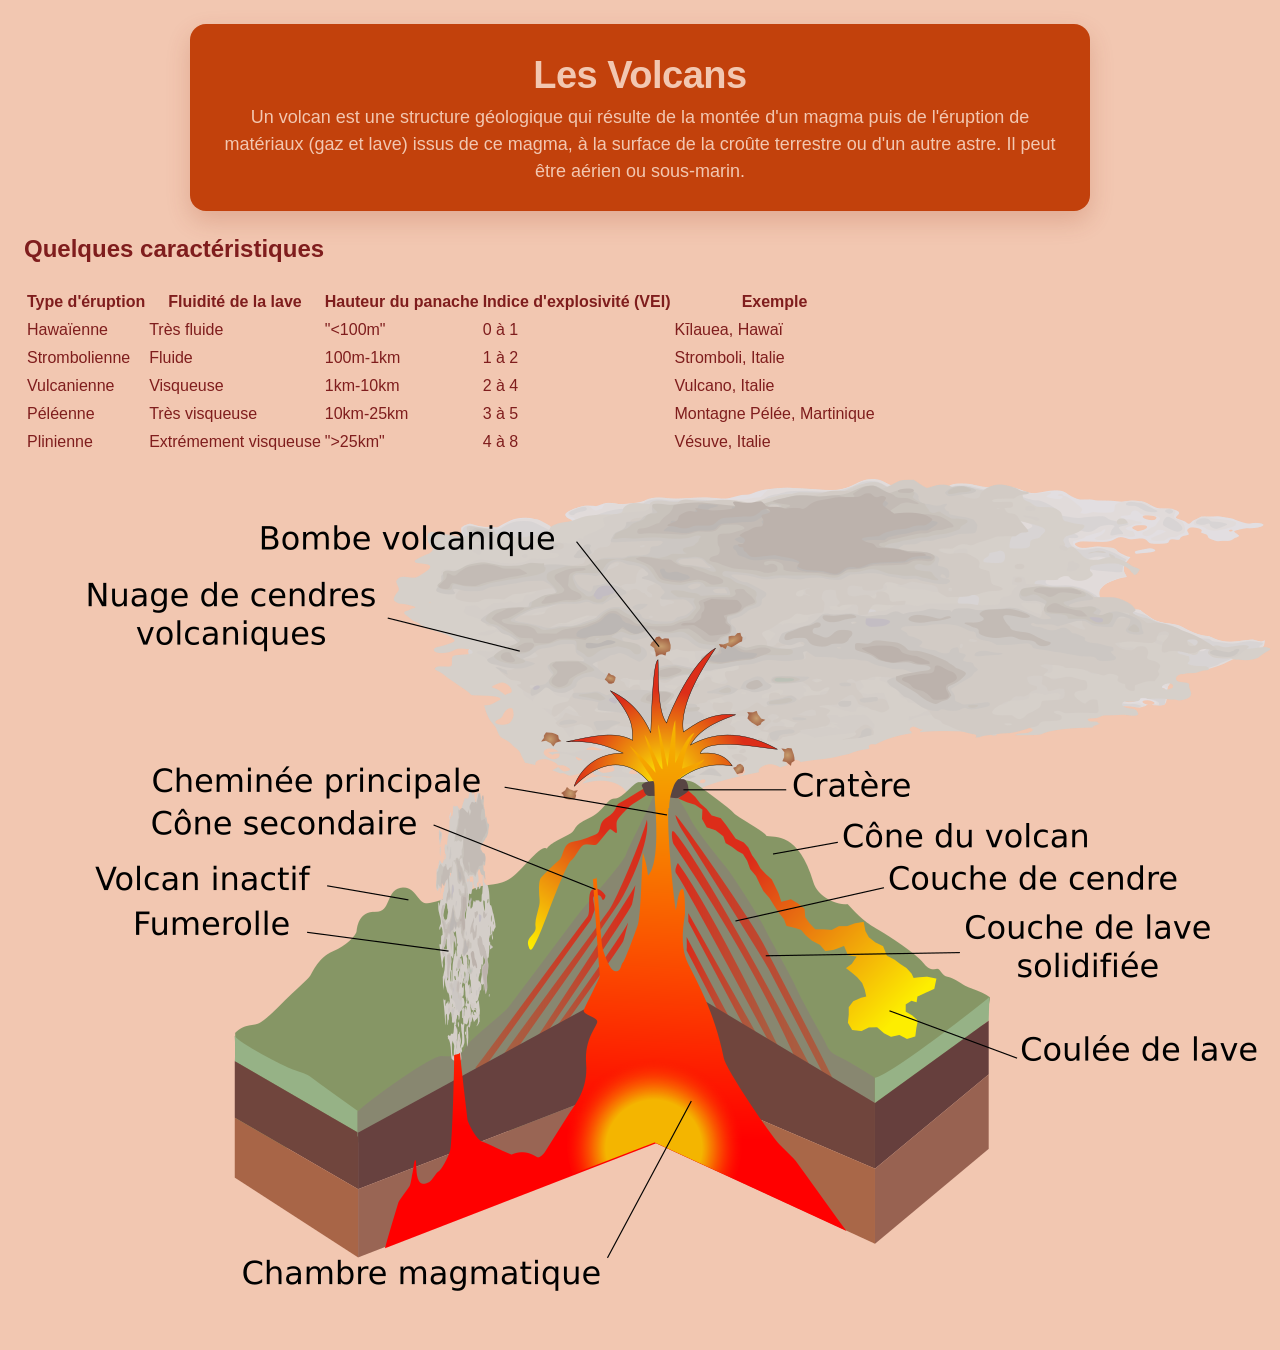
<file: index.html>
<!doctype html>
<html lang="fr">
<head>
    <meta charset="utf-8">
    <title>Les Volcans</title>
	<link rel="stylesheet" href="style.css" />
</head>
<body>
<div class="page1">
    <header>
        <h1 class="titre">Les Volcans</h1>
        <p class="paragraphe1">Un volcan est une structure géologique qui résulte de la montée d'un magma puis de l'éruption de matériaux (gaz et lave) issus de ce magma, à la surface de la croûte terrestre ou d'un autre astre. Il peut être aérien ou sous-marin.</p>
    </header>
</div>
<div class="tableau_comparaisons">
    <h2>Quelques caractéristiques</h2>
    <table>
        <thead>
            <tr>
                <th>Type d'éruption</th>
                <th>Fluidité de la lave</th>
                <th>Hauteur du panache</th>
				<th>Indice d'explosivité (VEI)</th>
				<th>Exemple</th>
            </tr>
        </thead>
        <tbody>
            <tr>
                <td>Hawaïenne</td>
                <td>Très fluide</td>
                <td>"<100m"</td>
				<td>0 à 1</td>
				<td>Kīlauea, Hawaï</td>
            </tr>
            <tr>
                <td>Strombolienne</td>
                <td>Fluide</td>
                <td>100m-1km</td>
				<td>1 à 2</td>
				<td>Stromboli, Italie</td>
            </tr>
            <tr>
                <td>Vulcanienne</td>
                <td>Visqueuse</td>
                <td>1km-10km</td>
				<td>2 à 4</td>
				<td>Vulcano, Italie</td>
            </tr>
            <tr>
                <td>Péléenne</td>
                <td>Très visqueuse</td>
                <td>10km-25km</td>
				<td>3 à 5</td>
				<td>Montagne Pélée, Martinique</td>
            </tr>
			 <tr>
                <td>Plinienne</td>
                <td>Extrémement visqueuse</td>
                <td>">25km"</td>
				<td>4 à 8</td>
				<td>Vésuve, Italie</td>
            </tr>
        </tbody>
    </table>
</div>
<div class="image volcan">
	<img src="Structure_volcano-fr.svg.webp" alt="image de volcan" usemap="#volcano">
	<map name="volcano">
	<area shape="poly" coords="389, 737,368, 784,632, 681,804, 765,701, 627,658, 515,570, 546,571, 584,563, 627,527, 701,452, 692" href="chambre magmatique.html">
</div>
</body>
</html>
</file>
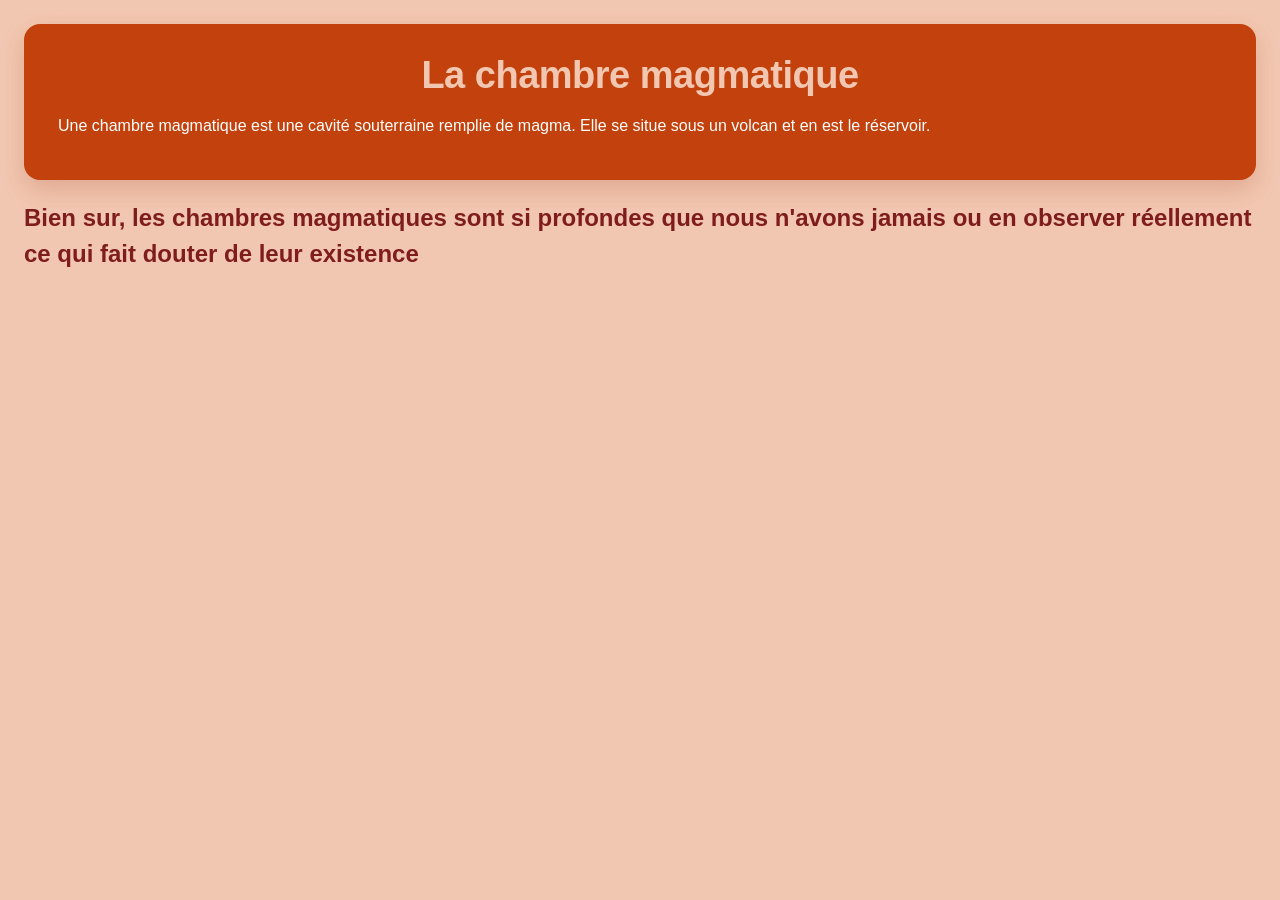
<file: chambre magmatique.html>
<!doctype html>
<html lang="fr">
<head>
    <meta charset="utf-8">
    <title>La chambre magmatique</title>
	<link rel="stylesheet" href="style.css" />
</head>
<body>
	<header>
	<h1>
		La chambre magmatique
	</h1>
	<p>
		Une chambre magmatique est une cavité souterraine remplie de magma. Elle se situe sous un volcan et en est le réservoir.
	</p>
	</header>
	<h2>
		Bien sur, les chambres magmatiques sont si profondes que nous n'avons jamais ou en observer réellement ce qui fait douter de leur existence
	</h2>
</body>
</html>
</file>
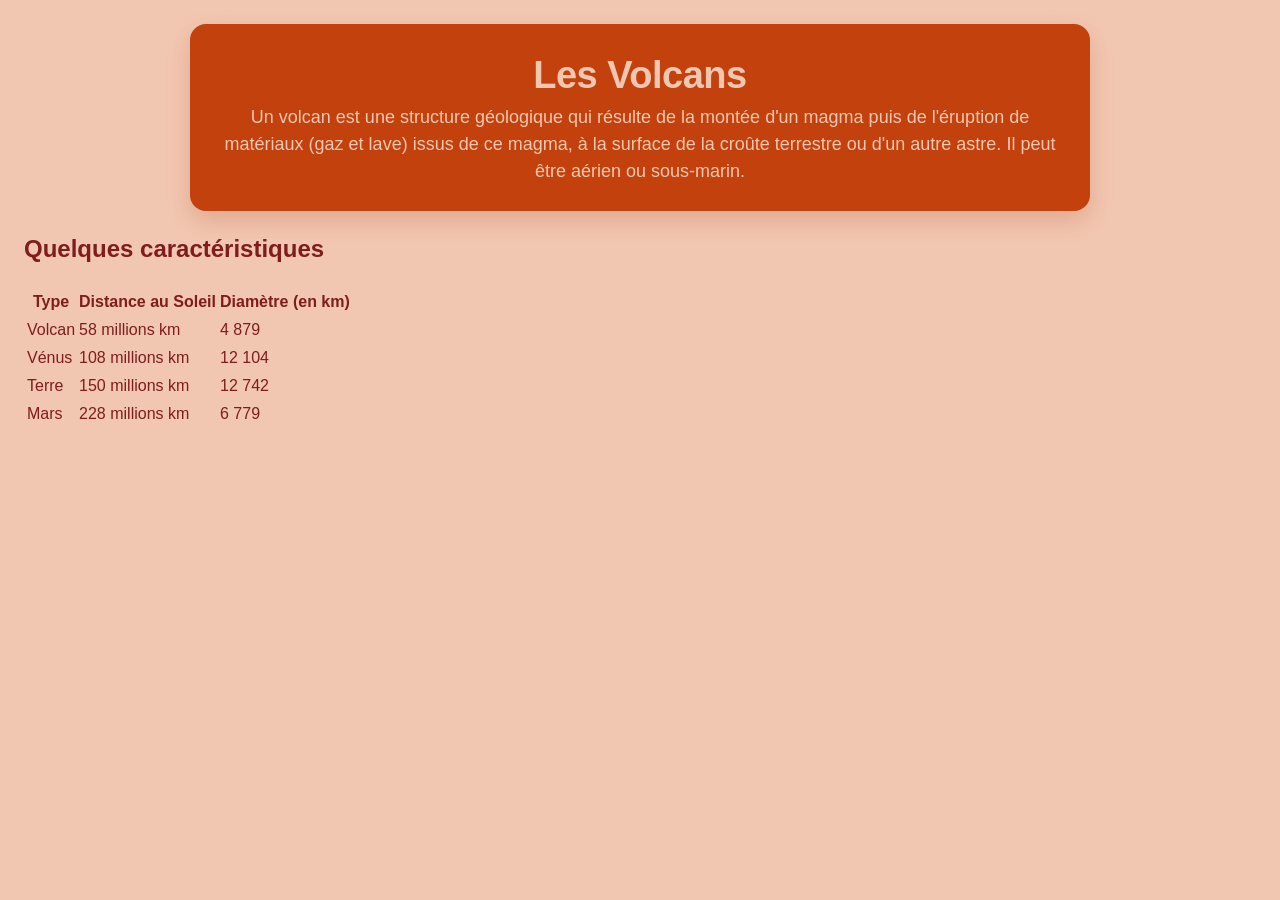
<file: projet.html>
<!doctype html>
<html lang="fr">
<head>
    <meta charset="utf-8">
    <title>Les Volcans</title>
	<link rel="stylesheet" href="style.css" />
</head>
<body>
<div class="page1">
    <header>
        <h1>Les Volcans</h1>
        <p class="paragraphe1">Un volcan est une structure géologique qui résulte de la montée d'un magma puis de l'éruption de matériaux (gaz et lave) issus de ce magma, à la surface de la croûte terrestre ou d'un autre astre. Il peut être aérien ou sous-marin.</p>
    </header>
</div>
<div class="tableau_comparaisons">
    <h2>Quelques caractéristiques</h2>
    <table>
        <thead>
            <tr>
                <th>Type</th>
                <th>Distance au Soleil</th>
                <th>Diamètre (en km)</th>
            </tr>
        </thead>
        <tbody>
            <tr>
                <td>Volcan</td>
                <td>58 millions km</td>
                <td>4 879</td>
            </tr>
            <tr>
                <td>Vénus</td>
                <td>108 millions km</td>
                <td>12 104</td>
            </tr>
            <tr>
                <td>Terre</td>
                <td>150 millions km</td>
                <td>12 742</td>
            </tr>
            <tr>
                <td>Mars</td>
                <td>228 millions km</td>
                <td>6 779</td>
            </tr>
        </tbody>
    </table>
</div>
</body>
</html>
</file>
<file: style.css>
* {
    box-sizing: border-box;
}

body {
    margin: 0;
    padding: 24px;
    background: #f2c7b1;
    color: #7f1d1d;
    font-family: Arial, Helvetica, sans-serif;
    line-height: 1.5;
}

.page1 {
    max-width: 900px;
    margin: 0 auto;
}

header {
    position: relative;
    background: #c2410c;
    color: #fff;
    padding: 30px 34px 26px;
    border-radius: 16px;
    margin-bottom: 20px;
    overflow: hidden;
    box-shadow: 0 10px 25px rgba(154, 52, 18, 0.2);
}

header h1 {
    margin: 0 0 6px;
    color: #f2c7b1;
    font-size: 38px;
    line-height: 1.15;
    text-align: center;
    font-weight: 700;
    letter-spacing: -0.5px;
    text-align: center;
}

header .paragraphe1 {
    margin: 0;
    color: #f2c7b1;
    font-size: 18px;
   text-align: center;
}
</file>
